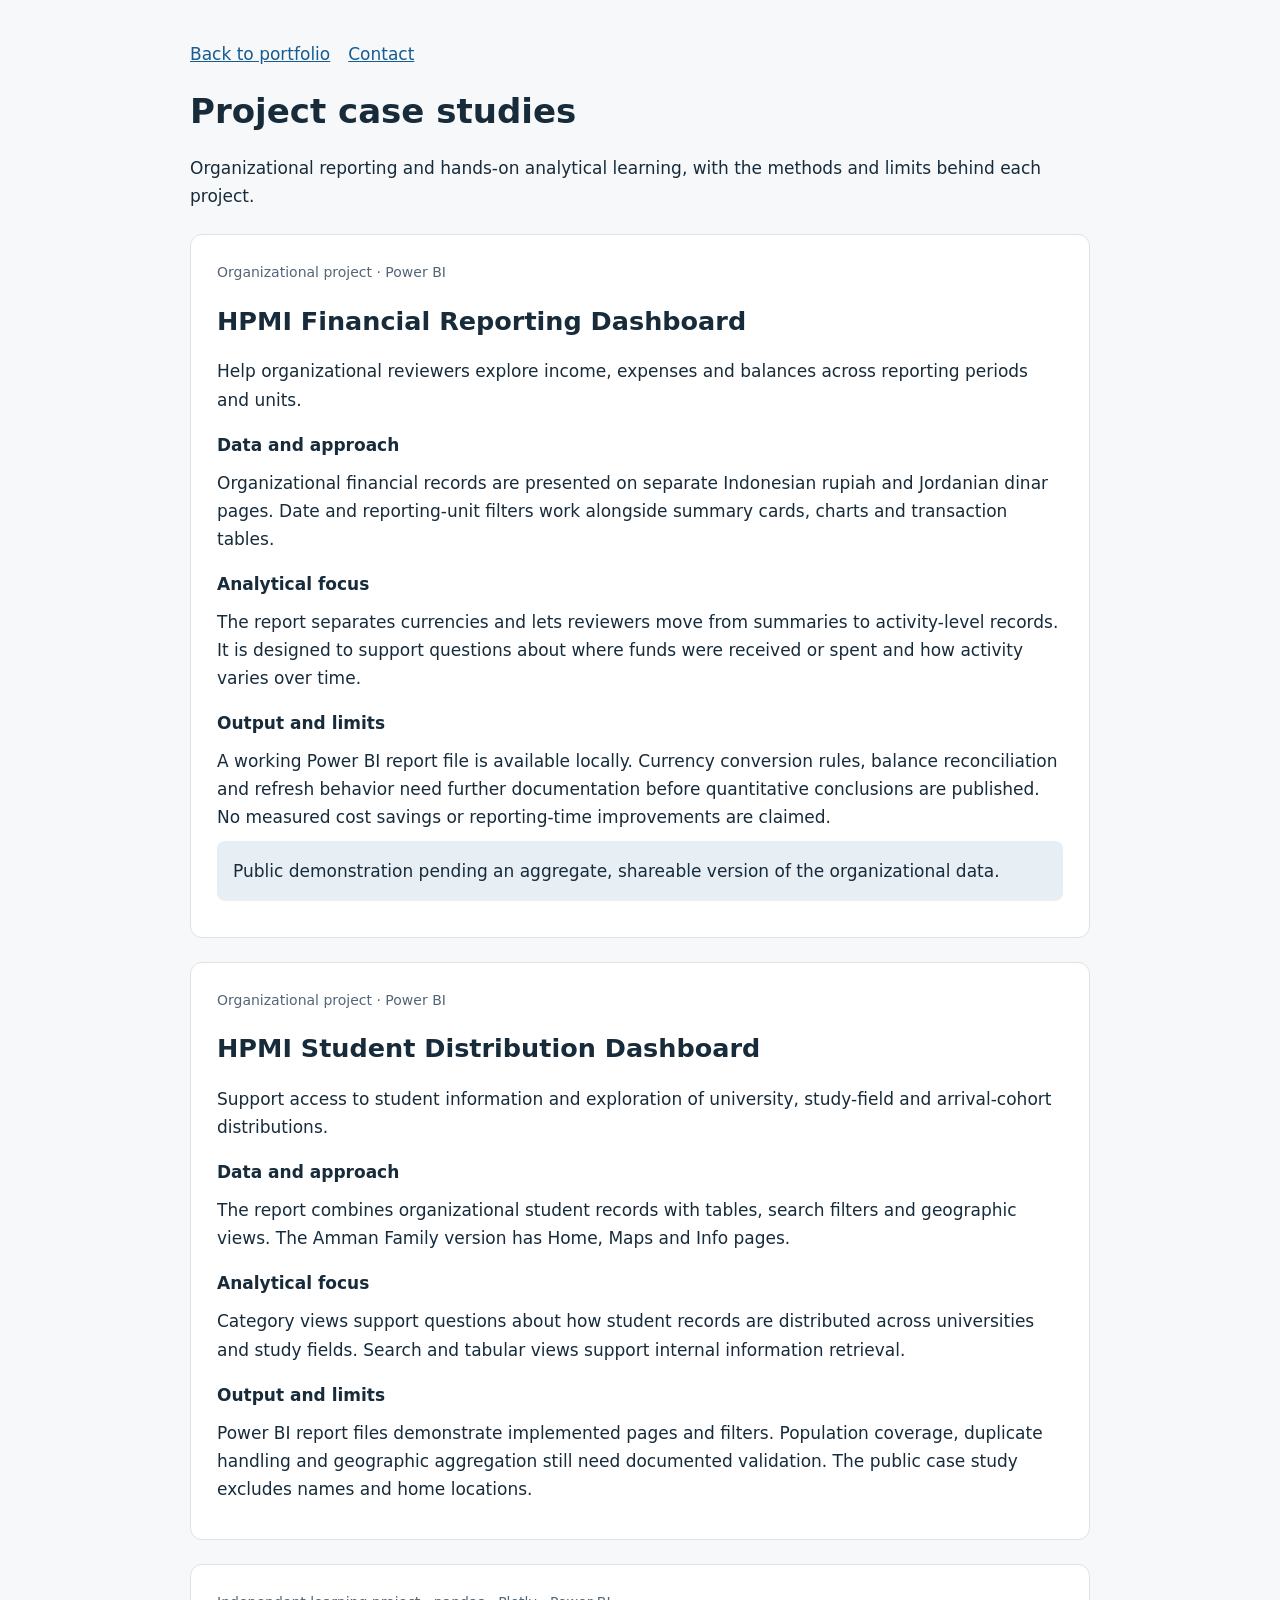
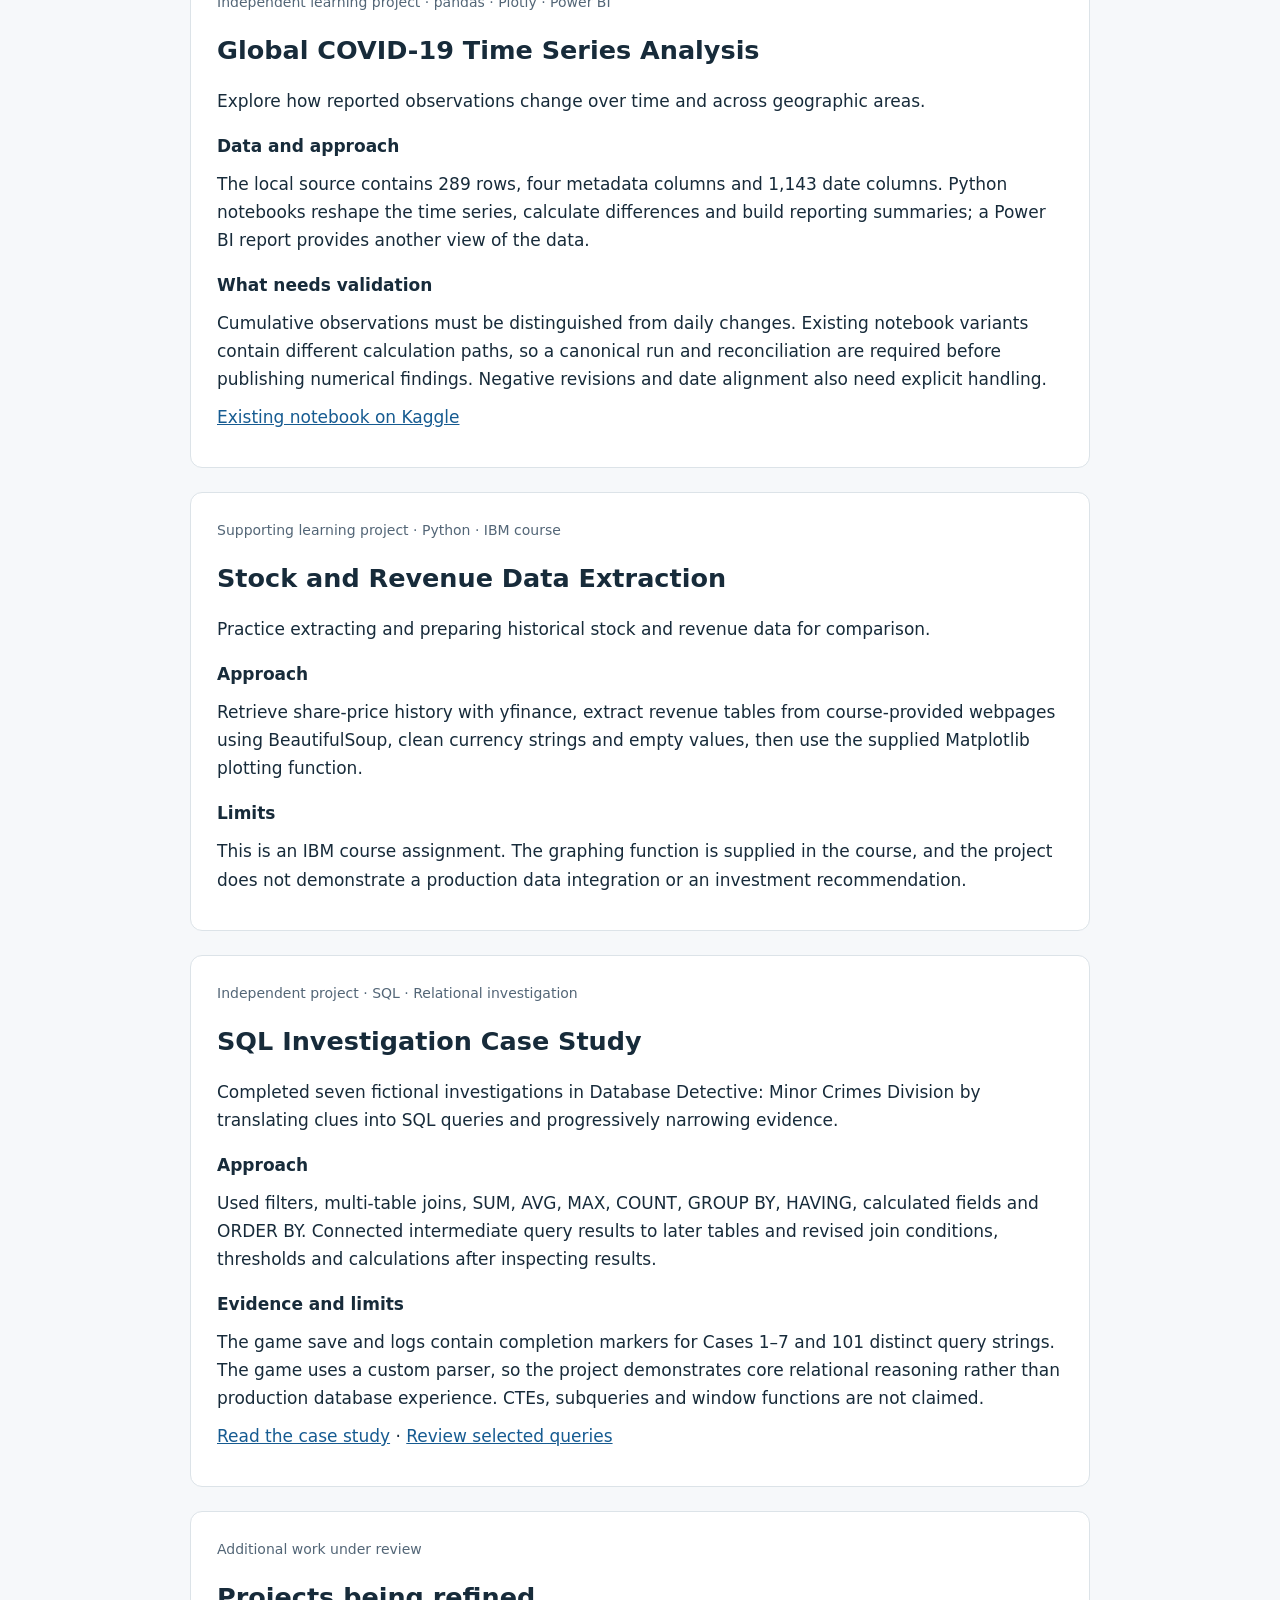
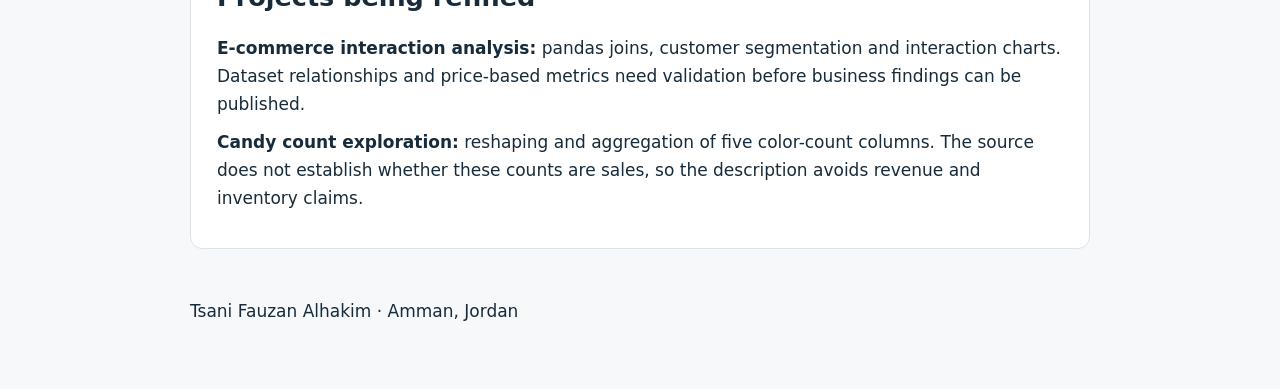
<file: case-studies.html>
<!doctype html><html lang="en"><meta charset="utf-8"><meta name="viewport" content="width=device-width,initial-scale=1"><title>Project case studies | Tsani Fauzan Alhakim</title>
<style>body{font:17px/1.65 system-ui,sans-serif;color:#172b3a;background:#f6f8fa;margin:0}main{max-width:900px;margin:auto;padding:40px 24px}a{color:#165b91}article{background:white;border:1px solid #dce3e8;border-radius:12px;padding:26px;margin:24px 0}h1,h2{line-height:1.2}h3{font-size:17px;margin-bottom:0}.tag{font-size:14px;color:#536677}p{margin:10px 0}nav{display:flex;gap:18px;flex-wrap:wrap}.note{background:#e7eef4;padding:16px;border-radius:8px}footer{padding:24px 0}</style>
<main><nav><a href="index.html">Back to portfolio</a><a href="mailto:tsani.alhkm0217@gmail.com">Contact</a></nav><h1>Project case studies</h1><p>Organizational reporting and hands-on analytical learning, with the methods and limits behind each project.</p>
<article><div class="tag">Organizational project · Power BI</div><h2>HPMI Financial Reporting Dashboard</h2><p>Help organizational reviewers explore income, expenses and balances across reporting periods and units.</p><h3>Data and approach</h3><p>Organizational financial records are presented on separate Indonesian rupiah and Jordanian dinar pages. Date and reporting-unit filters work alongside summary cards, charts and transaction tables.</p><h3>Analytical focus</h3><p>The report separates currencies and lets reviewers move from summaries to activity-level records. It is designed to support questions about where funds were received or spent and how activity varies over time.</p><h3>Output and limits</h3><p>A working Power BI report file is available locally. Currency conversion rules, balance reconciliation and refresh behavior need further documentation before quantitative conclusions are published. No measured cost savings or reporting-time improvements are claimed.</p><p class="note">Public demonstration pending an aggregate, shareable version of the organizational data.</p></article>
<article><div class="tag">Organizational project · Power BI</div><h2>HPMI Student Distribution Dashboard</h2><p>Support access to student information and exploration of university, study-field and arrival-cohort distributions.</p><h3>Data and approach</h3><p>The report combines organizational student records with tables, search filters and geographic views. The Amman Family version has Home, Maps and Info pages.</p><h3>Analytical focus</h3><p>Category views support questions about how student records are distributed across universities and study fields. Search and tabular views support internal information retrieval.</p><h3>Output and limits</h3><p>Power BI report files demonstrate implemented pages and filters. Population coverage, duplicate handling and geographic aggregation still need documented validation. The public case study excludes names and home locations.</p></article>
<article><div class="tag">Independent learning project · pandas · Plotly · Power BI</div><h2>Global COVID-19 Time Series Analysis</h2><p>Explore how reported observations change over time and across geographic areas.</p><h3>Data and approach</h3><p>The local source contains 289 rows, four metadata columns and 1,143 date columns. Python notebooks reshape the time series, calculate differences and build reporting summaries; a Power BI report provides another view of the data.</p><h3>What needs validation</h3><p>Cumulative observations must be distinguished from daily changes. Existing notebook variants contain different calculation paths, so a canonical run and reconciliation are required before publishing numerical findings. Negative revisions and date alignment also need explicit handling.</p><p><a href="https://www.kaggle.com/code/tsanif/data-covid19/notebook">Existing notebook on Kaggle</a></p></article>
<article><div class="tag">Supporting learning project · Python · IBM course</div><h2>Stock and Revenue Data Extraction</h2><p>Practice extracting and preparing historical stock and revenue data for comparison.</p><h3>Approach</h3><p>Retrieve share-price history with yfinance, extract revenue tables from course-provided webpages using BeautifulSoup, clean currency strings and empty values, then use the supplied Matplotlib plotting function.</p><h3>Limits</h3><p>This is an IBM course assignment. The graphing function is supplied in the course, and the project does not demonstrate a production data integration or an investment recommendation.</p></article>
<article><div class="tag">Independent project · SQL · Relational investigation</div><h2>SQL Investigation Case Study</h2><p>Completed seven fictional investigations in Database Detective: Minor Crimes Division by translating clues into SQL queries and progressively narrowing evidence.</p><h3>Approach</h3><p>Used filters, multi-table joins, SUM, AVG, MAX, COUNT, GROUP BY, HAVING, calculated fields and ORDER BY. Connected intermediate query results to later tables and revised join conditions, thresholds and calculations after inspecting results.</p><h3>Evidence and limits</h3><p>The game save and logs contain completion markers for Cases 1–7 and 101 distinct query strings. The game uses a custom parser, so the project demonstrates core relational reasoning rather than production database experience. CTEs, subqueries and window functions are not claimed.</p><p><a href="database-detective-case-study.html">Read the case study</a> · <a href="database-detective-queries.sql">Review selected queries</a></p></article>
<article><div class="tag">Additional work under review</div><h2>Projects being refined</h2><p><strong>E-commerce interaction analysis:</strong> pandas joins, customer segmentation and interaction charts. Dataset relationships and price-based metrics need validation before business findings can be published.</p><p><strong>Candy count exploration:</strong> reshaping and aggregation of five color-count columns. The source does not establish whether these counts are sales, so the description avoids revenue and inventory claims.</p></article><footer>Tsani Fauzan Alhakim · Amman, Jordan</footer></main></html>
</file>
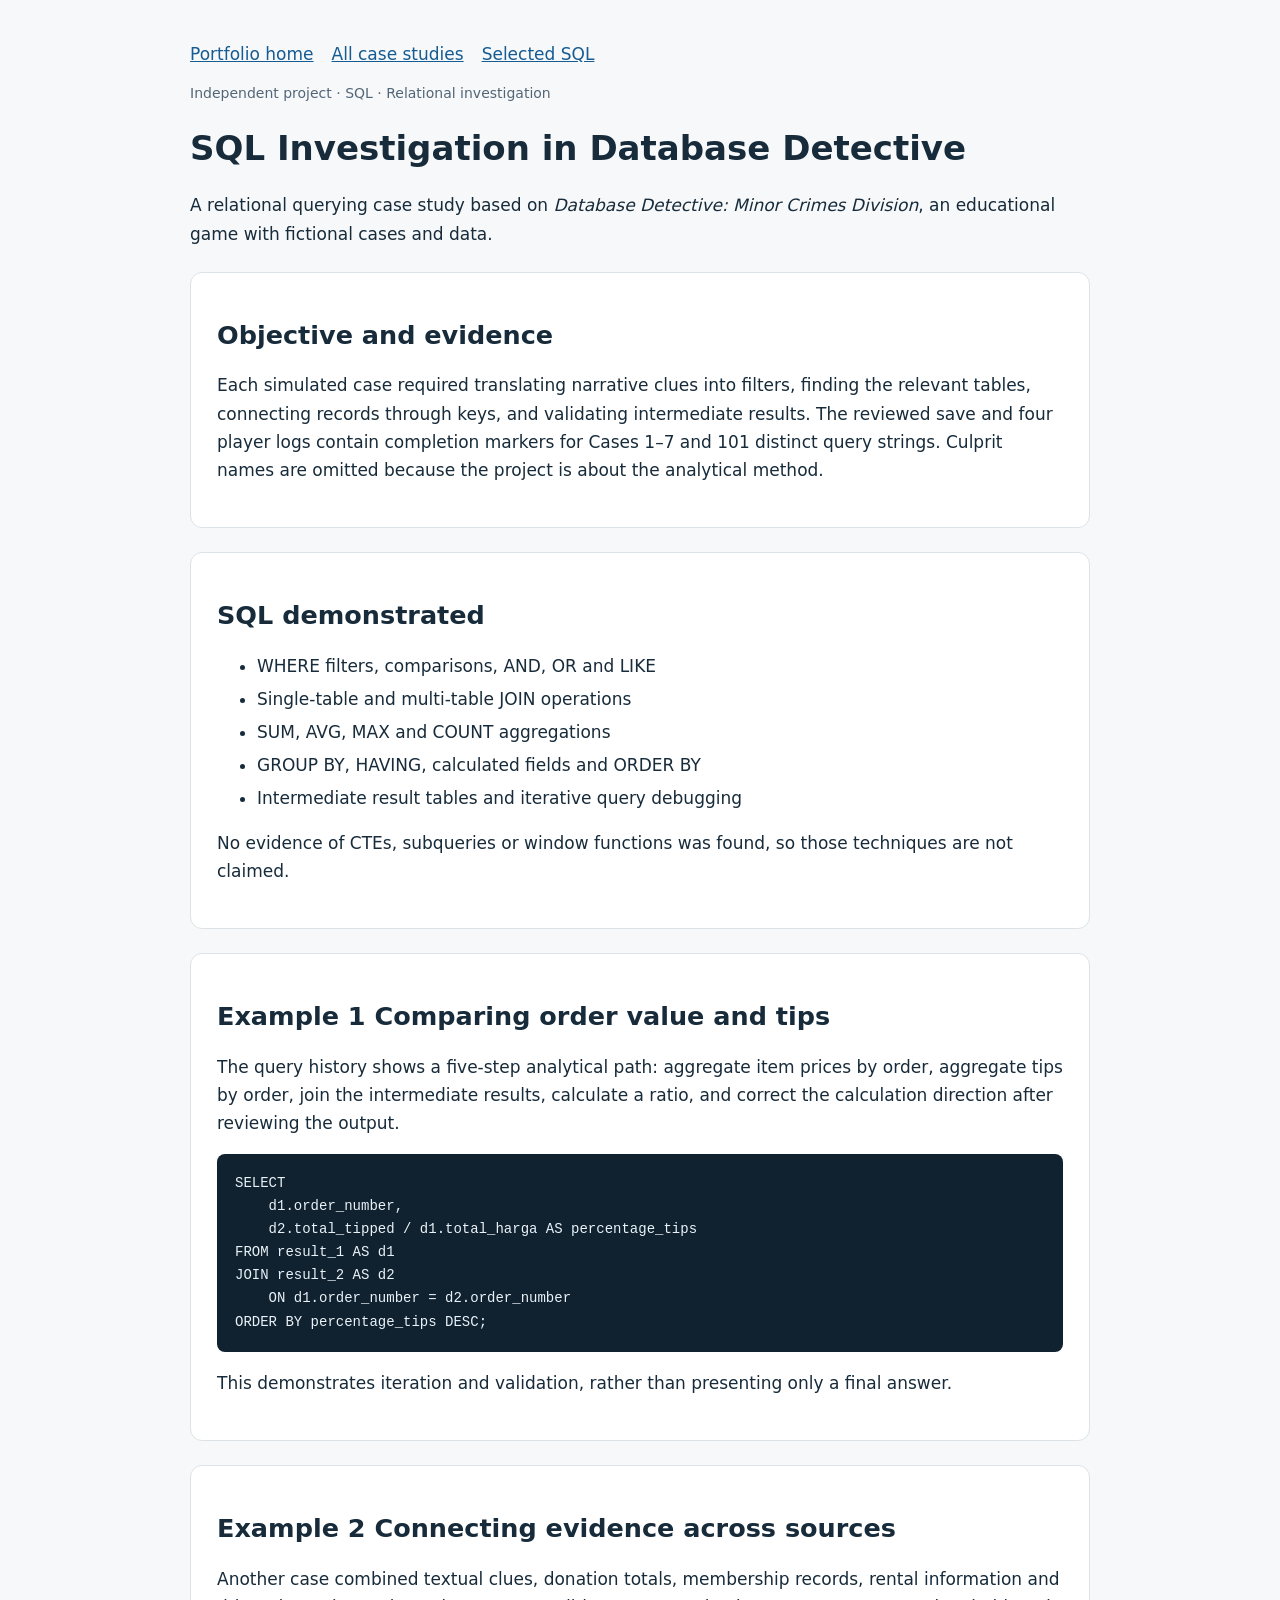
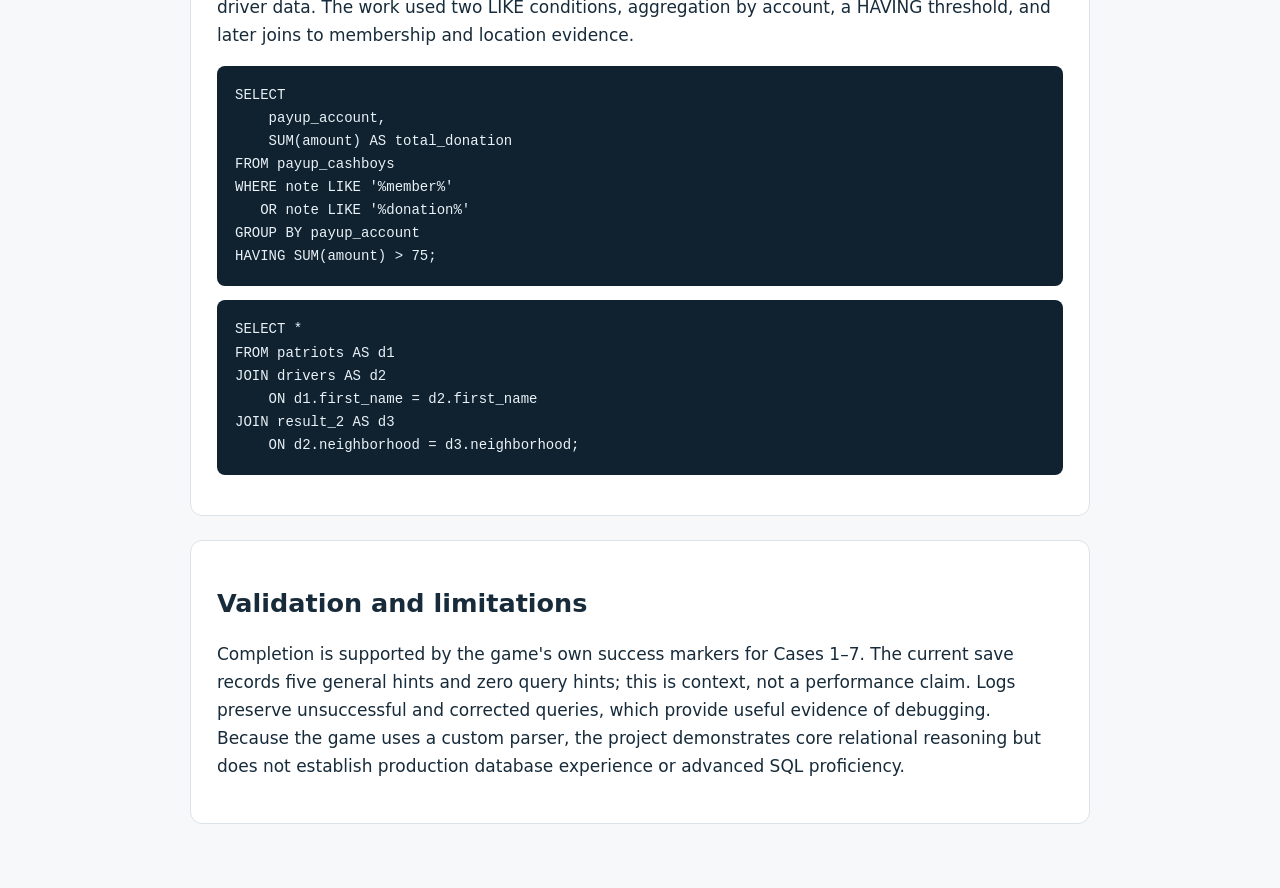
<file: database-detective-case-study.html>
<!doctype html><html lang="en"><meta charset="utf-8"><meta name="viewport" content="width=device-width,initial-scale=1"><title>SQL Investigation Case Study | Tsani Fauzan Alhakim</title>
<style>body{font:17px/1.65 system-ui,sans-serif;color:#172b3a;background:#f6f8fa;margin:0}main{max-width:900px;margin:auto;padding:40px 24px}a{color:#165b91}h1,h2{line-height:1.2}section{background:white;border:1px solid #dce3e8;border-radius:12px;padding:26px;margin:24px 0}pre{background:#10212f;color:#e9f2f8;padding:18px;overflow:auto;border-radius:8px;font-size:14px}code{font-family:ui-monospace,Consolas,monospace}.tag{font-size:14px;color:#536677}nav{display:flex;gap:18px;flex-wrap:wrap}li{margin:5px 0}</style>
<main><nav><a href="index.html">Portfolio home</a><a href="case-studies.html">All case studies</a><a href="database-detective-queries.sql">Selected SQL</a></nav>
<p class="tag">Independent project · SQL · Relational investigation</p><h1>SQL Investigation in Database Detective</h1><p>A relational querying case study based on <em>Database Detective: Minor Crimes Division</em>, an educational game with fictional cases and data.</p>
<section><h2>Objective and evidence</h2><p>Each simulated case required translating narrative clues into filters, finding the relevant tables, connecting records through keys, and validating intermediate results. The reviewed save and four player logs contain completion markers for Cases 1–7 and 101 distinct query strings. Culprit names are omitted because the project is about the analytical method.</p></section>
<section><h2>SQL demonstrated</h2><ul><li>WHERE filters, comparisons, AND, OR and LIKE</li><li>Single-table and multi-table JOIN operations</li><li>SUM, AVG, MAX and COUNT aggregations</li><li>GROUP BY, HAVING, calculated fields and ORDER BY</li><li>Intermediate result tables and iterative query debugging</li></ul><p>No evidence of CTEs, subqueries or window functions was found, so those techniques are not claimed.</p></section>
<section><h2>Example 1 Comparing order value and tips</h2><p>The query history shows a five-step analytical path: aggregate item prices by order, aggregate tips by order, join the intermediate results, calculate a ratio, and correct the calculation direction after reviewing the output.</p><pre><code>SELECT
    d1.order_number,
    d2.total_tipped / d1.total_harga AS percentage_tips
FROM result_1 AS d1
JOIN result_2 AS d2
    ON d1.order_number = d2.order_number
ORDER BY percentage_tips DESC;</code></pre><p>This demonstrates iteration and validation, rather than presenting only a final answer.</p></section>
<section><h2>Example 2 Connecting evidence across sources</h2><p>Another case combined textual clues, donation totals, membership records, rental information and driver data. The work used two LIKE conditions, aggregation by account, a HAVING threshold, and later joins to membership and location evidence.</p><pre><code>SELECT
    payup_account,
    SUM(amount) AS total_donation
FROM payup_cashboys
WHERE note LIKE '%member%'
   OR note LIKE '%donation%'
GROUP BY payup_account
HAVING SUM(amount) &gt; 75;</code></pre><pre><code>SELECT *
FROM patriots AS d1
JOIN drivers AS d2
    ON d1.first_name = d2.first_name
JOIN result_2 AS d3
    ON d2.neighborhood = d3.neighborhood;</code></pre></section>
<section><h2>Validation and limitations</h2><p>Completion is supported by the game's own success markers for Cases 1–7. The current save records five general hints and zero query hints; this is context, not a performance claim. Logs preserve unsuccessful and corrected queries, which provide useful evidence of debugging. Because the game uses a custom parser, the project demonstrates core relational reasoning but does not establish production database experience or advanced SQL proficiency.</p></section>
</main></html>
</file>
